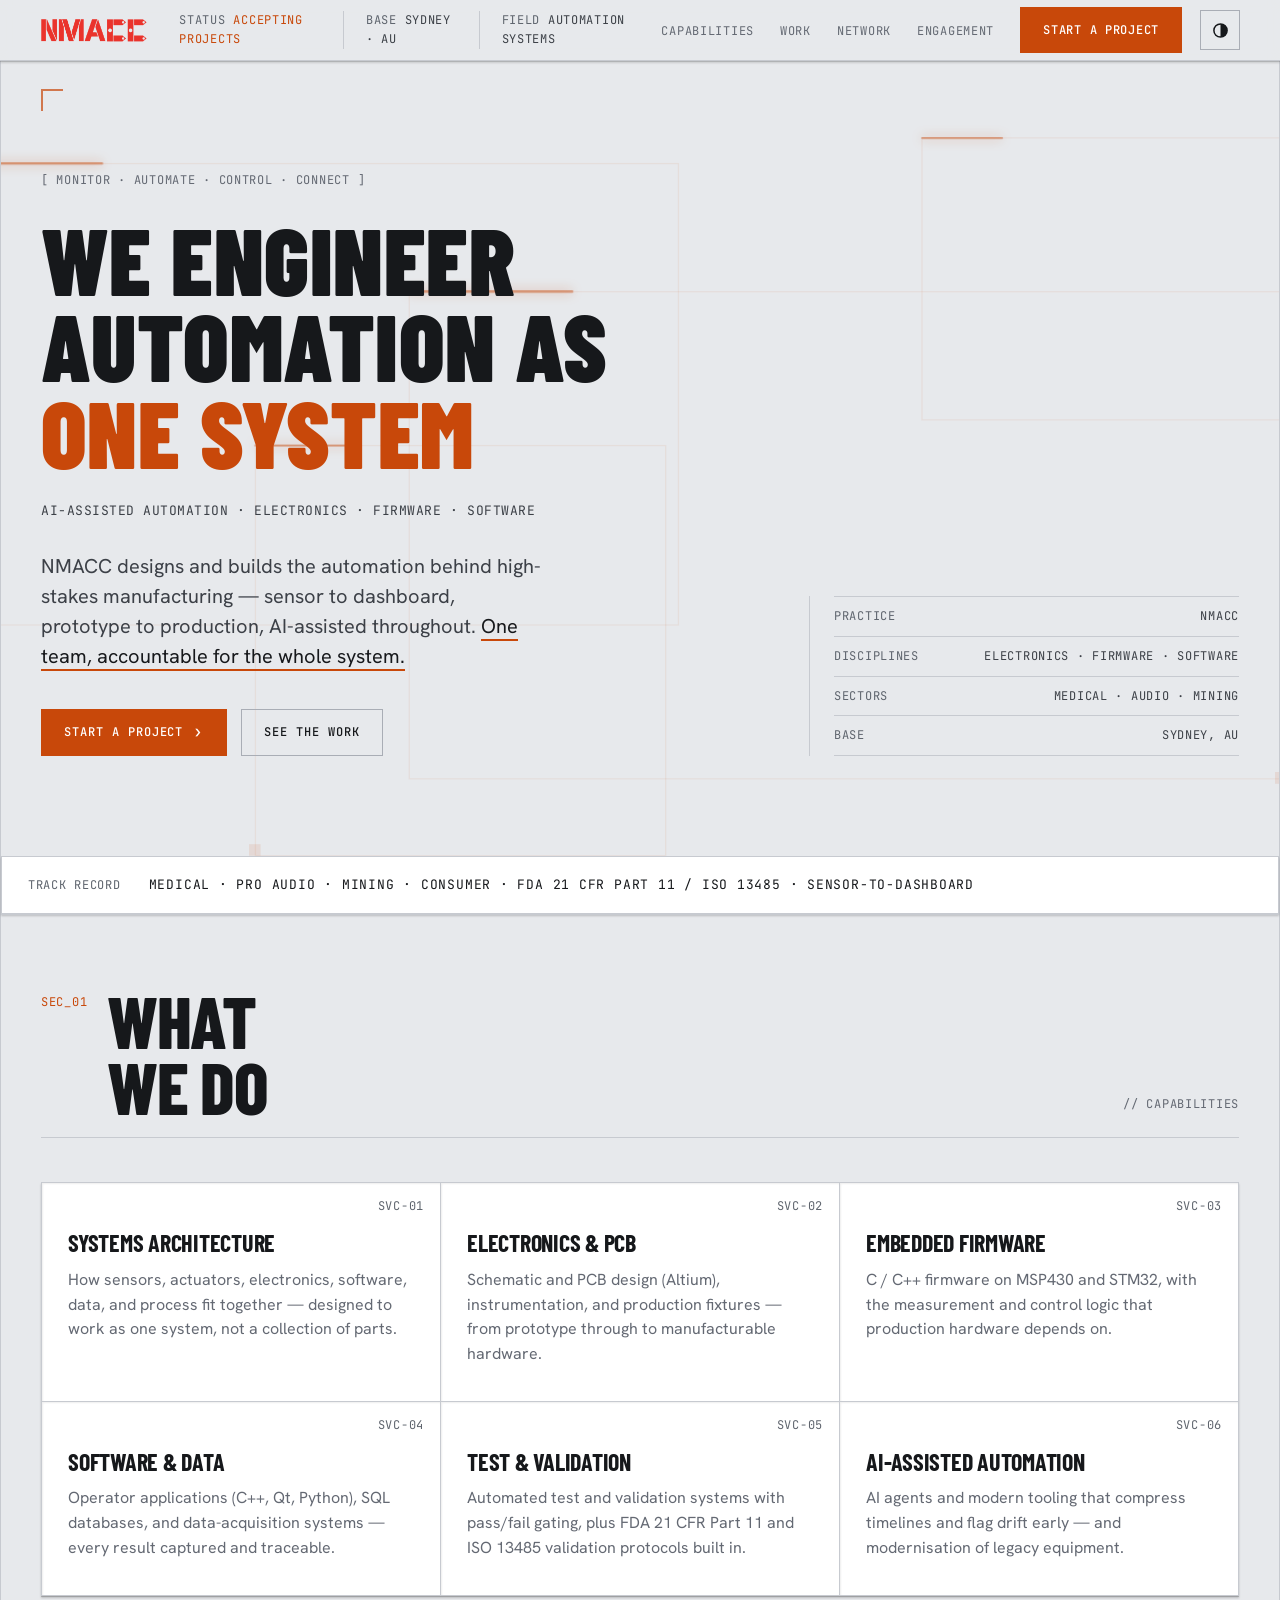
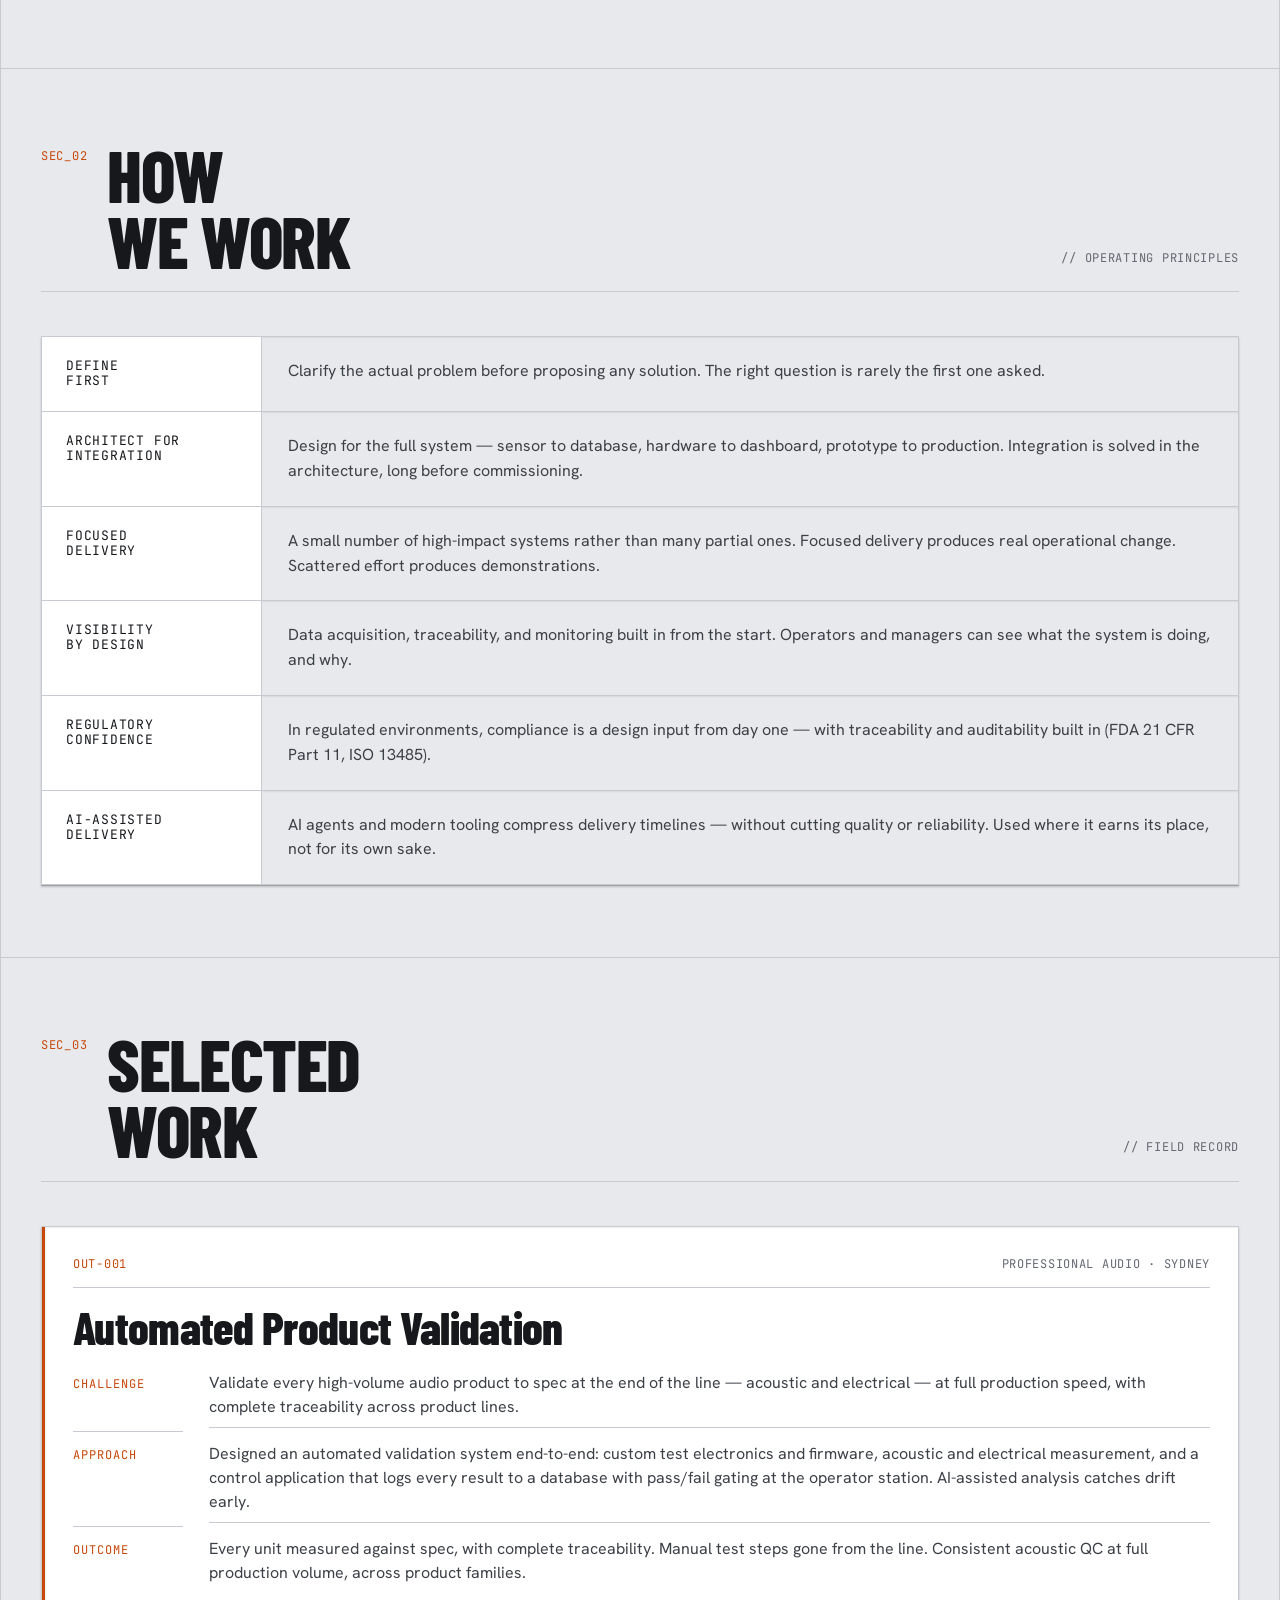
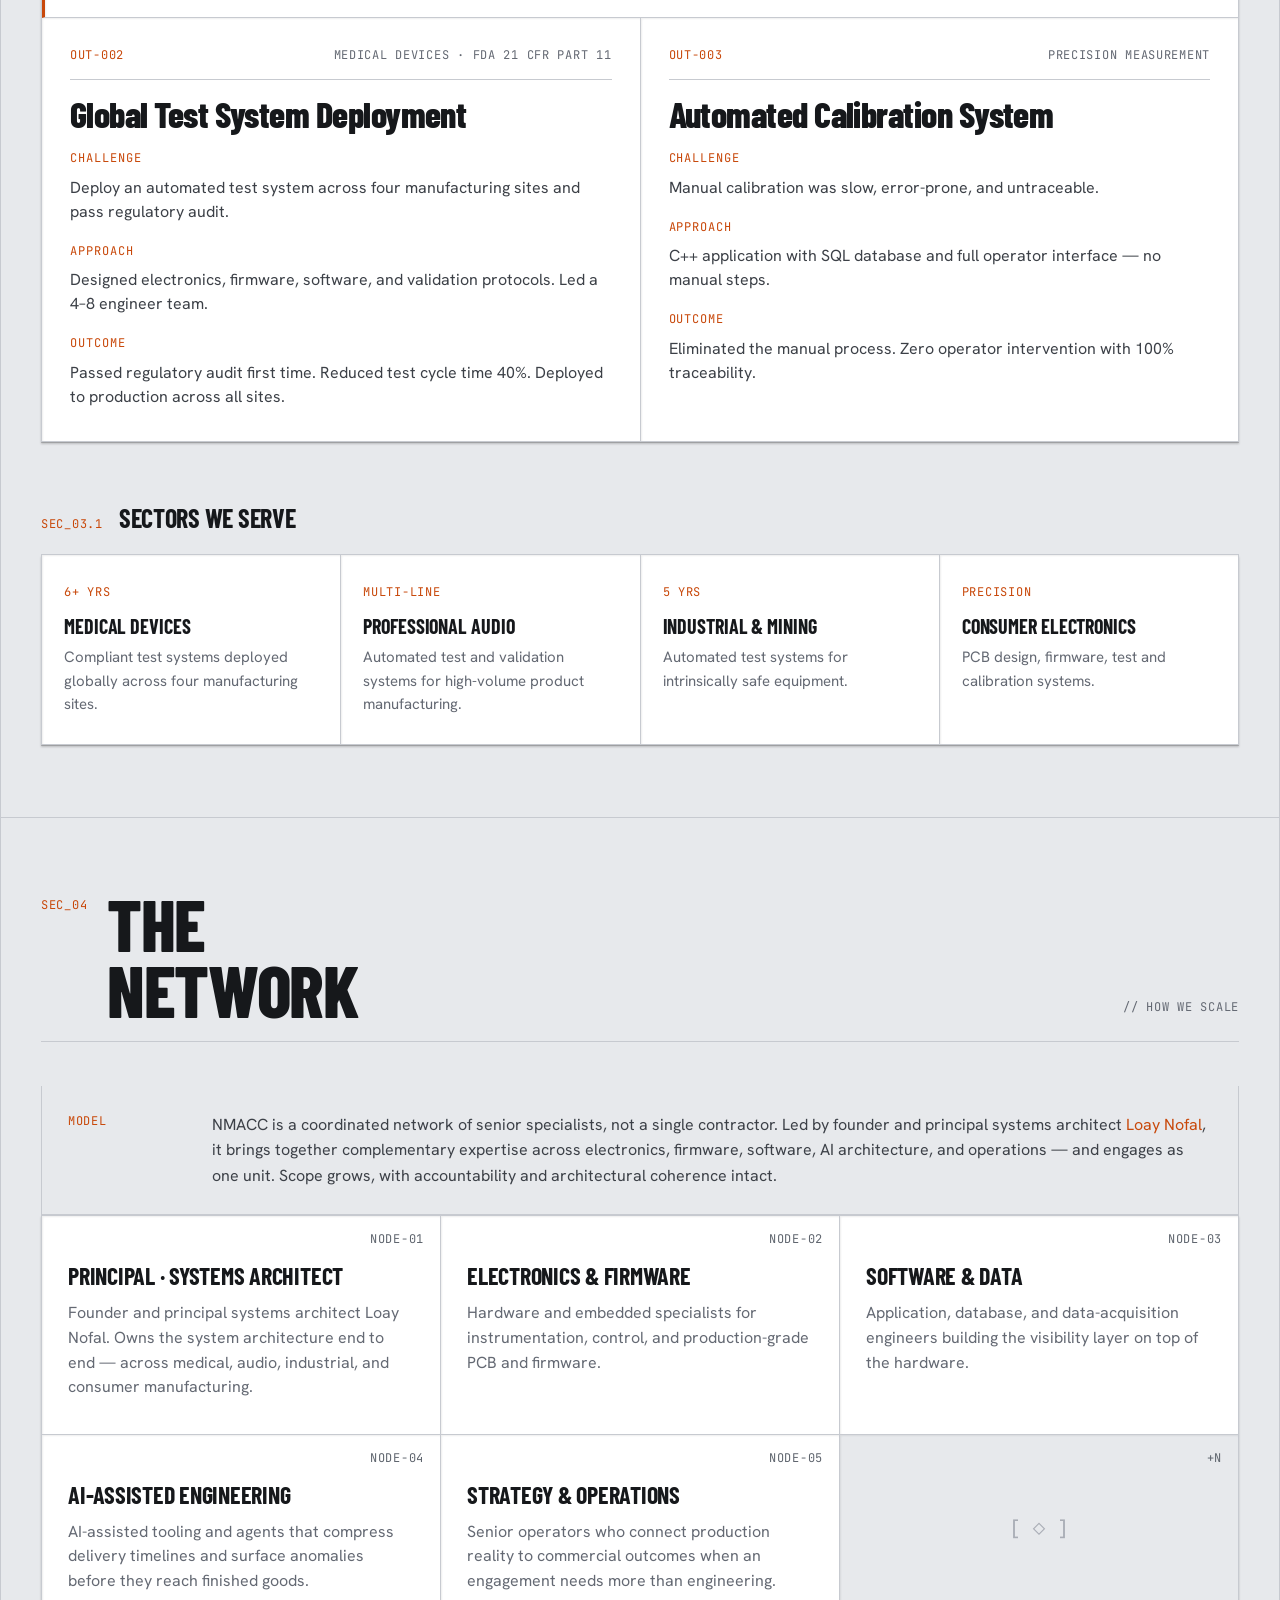
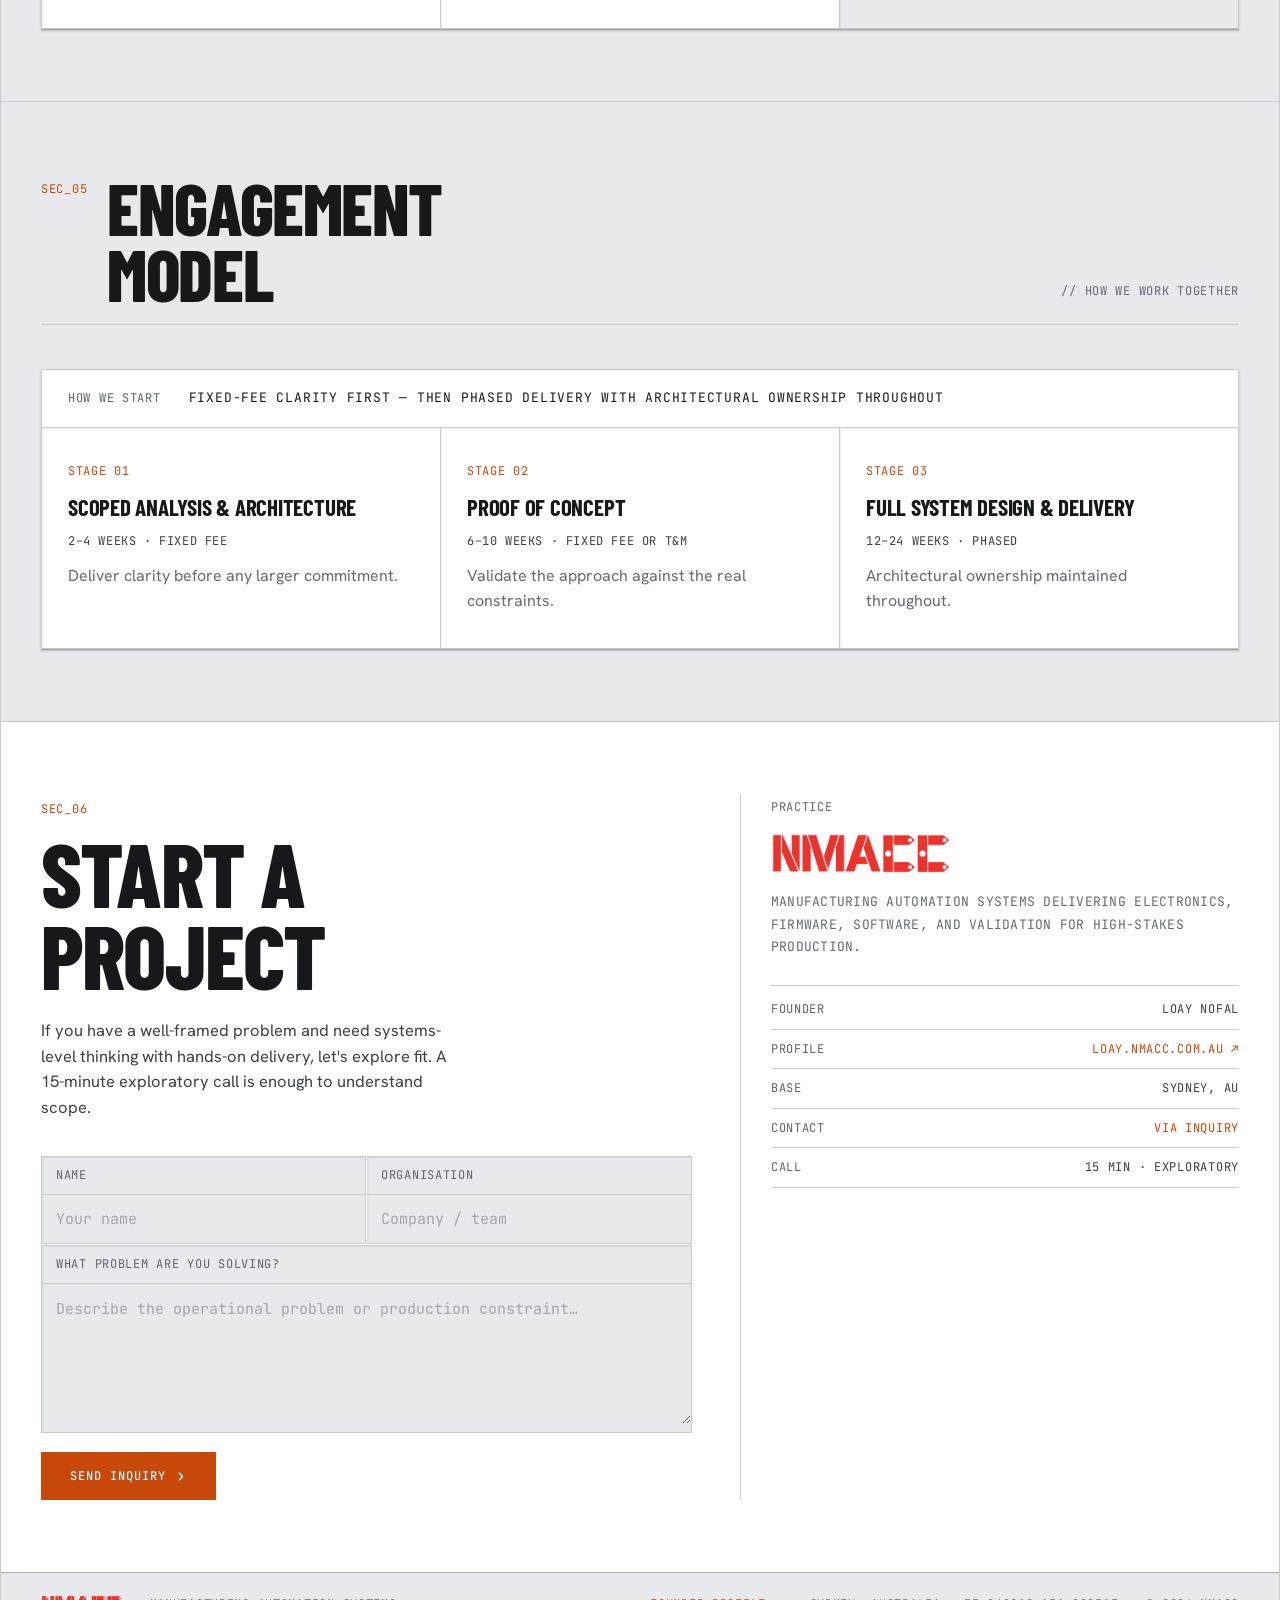
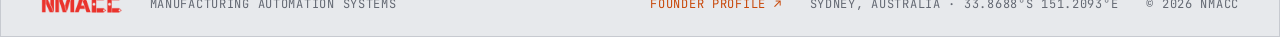
<file: index.html>
<!DOCTYPE html>
<html lang="en">
<head>
  <meta charset="UTF-8" />
  <meta name="viewport" content="width=device-width, initial-scale=1.0" />
  <title>NMACC — Manufacturing Automation Systems</title>
  <meta name="description" content="NMACC designs and builds manufacturing automation as one system — electronics, firmware, software, AI-assisted automation, and test &amp; validation — for high-stakes production. Sydney, Australia." />

  <script>
    (function () { try { var t = localStorage.getItem('theme'); document.documentElement.setAttribute('data-theme', t === 'dark' ? 'dark' : 'light'); } catch (e) { document.documentElement.setAttribute('data-theme', 'light'); } })();
  </script>

  <meta name="theme-color" content="#e7e9ec" />
  <link rel="canonical" href="https://nmacc.com.au/" />

  <!-- Open Graph -->
  <meta property="og:type" content="website" />
  <meta property="og:site_name" content="NMACC" />
  <meta property="og:url" content="https://nmacc.com.au/" />
  <meta property="og:title" content="NMACC — Manufacturing Automation Systems" />
  <meta property="og:description" content="We engineer manufacturing automation as one system — electronics, firmware, software, AI-assisted automation, and validation — for high-stakes production. Sydney, Australia." />
  <meta property="og:image" content="https://nmacc.com.au/assets/og-image.png" />
  <meta property="og:image:secure_url" content="https://nmacc.com.au/assets/og-image.png" />
  <meta property="og:image:type" content="image/png" />
  <meta property="og:image:width" content="1200" />
  <meta property="og:image:height" content="630" />
  <meta property="og:image:alt" content="NMACC — Manufacturing Automation Systems" />
  <meta property="og:locale" content="en_AU" />

  <!-- Twitter -->
  <meta name="twitter:card" content="summary_large_image" />
  <meta name="twitter:title" content="NMACC — Manufacturing Automation Systems" />
  <meta name="twitter:description" content="We engineer manufacturing automation as one system. Sydney, Australia." />
  <meta name="twitter:image" content="https://nmacc.com.au/assets/og-image.png" />
  <meta name="twitter:image:alt" content="NMACC — Manufacturing Automation Systems" />

  <!-- Fonts -->
  <link rel="preconnect" href="https://fonts.googleapis.com" />
  <link rel="preconnect" href="https://fonts.gstatic.com" crossorigin />
  <link href="https://fonts.googleapis.com/css2?family=Barlow+Condensed:wght@600;700;800;900&family=Hanken+Grotesk:wght@400;500;600;700&family=JetBrains+Mono:wght@400;500;700&display=swap" rel="stylesheet" />

  <link rel="stylesheet" href="css/main.css" />
  <link rel="icon" type="image/png" href="assets/favicon.png" />
</head>
<body>
  <a class="skip-link" href="#main">Skip to content</a>

  <!-- ================= HEADER ================= -->
  <header class="site-header" id="top">
    <div class="header-inner">
      <a href="#top" class="wordmark"><img src="assets/nmacc-logo.png" alt="NMACC" /></a>
      <div class="header-telemetry" aria-hidden="true">
        <span class="tlm"><span class="tlm-key">STATUS</span> <span class="tlm-val red">ACCEPTING PROJECTS</span></span>
        <span class="tlm sep"><span class="tlm-key">BASE</span> <span class="tlm-val">SYDNEY · AU</span></span>
        <span class="tlm sep"><span class="tlm-key">FIELD</span> <span class="tlm-val">AUTOMATION SYSTEMS</span></span>
      </div>
      <nav class="header-nav" aria-label="Primary">
        <button class="nav-toggle" aria-expanded="false" aria-controls="nav-links" aria-label="Toggle navigation">
          <span></span><span></span><span></span>
        </button>
        <ul class="nav-links" id="nav-links">
          <li><a href="#capabilities">CAPABILITIES</a></li>
          <li><a href="#work">WORK</a></li>
          <li><a href="#network">NETWORK</a></li>
          <li><a href="#engagement">ENGAGEMENT</a></li>
          <li><a class="btn btn-primary nav-cta" href="#contact">START A PROJECT</a></li>
        </ul>
        <button class="theme-toggle" id="theme-toggle" type="button" aria-label="Switch color theme" aria-pressed="false" title="Switch color theme">
          <svg viewBox="0 0 18 18" width="17" height="17" aria-hidden="true">
            <circle cx="9" cy="9" r="7" fill="none" stroke="currentColor" stroke-width="1.6" />
            <path d="M9 2 A7 7 0 0 1 9 16 Z" fill="currentColor" />
          </svg>
        </button>
      </nav>
    </div>
  </header>

  <main id="main">

    <!-- ================= HERO ================= -->
    <section class="hero" aria-labelledby="hero-title">
      <div class="hero-viz" aria-hidden="true">
        <svg viewBox="0 0 1200 620" preserveAspectRatio="xMidYMid slice">
          <g class="viz-base">
            <rect x="70" y="80" width="560" height="360" />
            <rect x="420" y="180" width="680" height="380" />
            <rect x="300" y="300" width="320" height="320" />
            <rect x="820" y="60" width="300" height="220" />
          </g>
          <g class="viz-active">
            <rect x="70" y="80" width="560" height="360" pathLength="100" style="animation-delay:0s" />
            <rect x="420" y="180" width="680" height="380" pathLength="100" style="animation-delay:2s" />
            <rect x="300" y="300" width="320" height="320" pathLength="100" style="animation-delay:4s" />
            <rect x="820" y="60" width="300" height="220" pathLength="100" style="animation-delay:6s" />
          </g>
          <g class="viz-nodes">
            <rect x="65" y="75" width="9" height="9" />
            <rect x="1095" y="555" width="9" height="9" />
            <rect x="295" y="611" width="9" height="9" />
            <rect x="1115" y="55" width="9" height="9" />
          </g>
        </svg>
      </div>
      <div class="hero-grid">
        <div class="hero-main">
          <p class="eyebrow">[ MONITOR · AUTOMATE · CONTROL · CONNECT ]</p>
          <h1 id="hero-title" class="display">
            WE ENGINEER<br />AUTOMATION AS<br /><span class="red">ONE SYSTEM</span>
          </h1>
          <p class="hero-sub">AI-Assisted Automation · Electronics · Firmware · Software</p>
          <p class="hero-hook">
            NMACC designs and builds the automation behind high-stakes
            manufacturing — sensor to dashboard, prototype to production,
            AI-assisted throughout.
            <span class="hl">One team, accountable for the whole system.</span>
          </p>
          <div class="hero-cta">
            <a class="btn btn-primary" href="#contact">START A PROJECT <span class="arr">&rsaquo;</span></a>
            <a class="btn btn-ghost" href="#work">SEE THE WORK</a>
          </div>
        </div>

        <aside class="hero-side" aria-label="Practice reference">
          <div class="hero-spec">
            <div class="spec-line"><span class="spec-k">PRACTICE</span><span class="spec-v">NMACC</span></div>
            <div class="spec-line"><span class="spec-k">DISCIPLINES</span><span class="spec-v">ELECTRONICS · FIRMWARE · SOFTWARE</span></div>
            <div class="spec-line"><span class="spec-k">SECTORS</span><span class="spec-v">MEDICAL · AUDIO · MINING</span></div>
            <div class="spec-line"><span class="spec-k">BASE</span><span class="spec-v">SYDNEY, AU</span></div>
          </div>
        </aside>
      </div>
    </section>

    <!-- ================= CREDIBILITY STRIP ================= -->
    <div class="capacity-bar" role="presentation">
      <span class="cap-k">TRACK RECORD</span>
      <span class="cap-v">MEDICAL · PRO AUDIO · MINING · CONSUMER · FDA 21 CFR PART 11 / ISO 13485 · SENSOR-TO-DASHBOARD</span>
    </div>

    <!-- ================= CAPABILITIES ================= -->
    <section class="section" id="capabilities" aria-labelledby="cap-title">
      <div class="section-head">
        <span class="sec-index">SEC_01</span>
        <h2 class="section-title" id="cap-title">WHAT<br />WE DO</h2>
        <span class="sec-tag">// CAPABILITIES</span>
      </div>
      <div class="module-grid">
        <article class="module" tabindex="0">
          <span class="module-id">SVC-01</span>
          <h3 class="module-title">SYSTEMS ARCHITECTURE</h3>
          <p>How sensors, actuators, electronics, software, data, and process fit together — designed to work as one system, not a collection of parts.</p>
        </article>
        <article class="module" tabindex="0">
          <span class="module-id">SVC-02</span>
          <h3 class="module-title">ELECTRONICS &amp; PCB</h3>
          <p>Schematic and PCB design (Altium), instrumentation, and production fixtures — from prototype through to manufacturable hardware.</p>
        </article>
        <article class="module" tabindex="0">
          <span class="module-id">SVC-03</span>
          <h3 class="module-title">EMBEDDED FIRMWARE</h3>
          <p>C / C++ firmware on MSP430 and STM32, with the measurement and control logic that production hardware depends on.</p>
        </article>
        <article class="module" tabindex="0">
          <span class="module-id">SVC-04</span>
          <h3 class="module-title">SOFTWARE &amp; DATA</h3>
          <p>Operator applications (C++, Qt, Python), SQL databases, and data-acquisition systems — every result captured and traceable.</p>
        </article>
        <article class="module" tabindex="0">
          <span class="module-id">SVC-05</span>
          <h3 class="module-title">TEST &amp; VALIDATION</h3>
          <p>Automated test and validation systems with pass/fail gating, plus FDA 21 CFR Part 11 and ISO 13485 validation protocols built in.</p>
        </article>
        <article class="module" tabindex="0">
          <span class="module-id">SVC-06</span>
          <h3 class="module-title">AI-ASSISTED AUTOMATION</h3>
          <p>AI agents and modern tooling that compress timelines and flag drift early — and modernisation of legacy equipment.</p>
        </article>
      </div>
    </section>

    <!-- ================= HOW WE WORK ================= -->
    <section class="section" id="approach" aria-labelledby="approach-title">
      <div class="section-head">
        <span class="sec-index">SEC_02</span>
        <h2 class="section-title" id="approach-title">HOW<br />WE WORK</h2>
        <span class="sec-tag">// OPERATING PRINCIPLES</span>
      </div>
      <div class="spec-sheet">
        <div class="spec-row">
          <div class="spec-row-k">DEFINE<br />FIRST</div>
          <div class="spec-row-v">Clarify the actual problem before proposing any solution. The right question is rarely the first one asked.</div>
        </div>
        <div class="spec-row">
          <div class="spec-row-k">ARCHITECT FOR<br />INTEGRATION</div>
          <div class="spec-row-v">Design for the full system — sensor to database, hardware to dashboard, prototype to production. Integration is solved in the architecture, long before commissioning.</div>
        </div>
        <div class="spec-row">
          <div class="spec-row-k">FOCUSED<br />DELIVERY</div>
          <div class="spec-row-v">A small number of high-impact systems rather than many partial ones. Focused delivery produces real operational change. Scattered effort produces demonstrations.</div>
        </div>
        <div class="spec-row">
          <div class="spec-row-k">VISIBILITY<br />BY DESIGN</div>
          <div class="spec-row-v">Data acquisition, traceability, and monitoring built in from the start. Operators and managers can see what the system is doing, and why.</div>
        </div>
        <div class="spec-row">
          <div class="spec-row-k">REGULATORY<br />CONFIDENCE</div>
          <div class="spec-row-v">In regulated environments, compliance is a design input from day one — with traceability and auditability built in (FDA 21 CFR Part 11, ISO 13485).</div>
        </div>
        <div class="spec-row">
          <div class="spec-row-k">AI-ASSISTED<br />DELIVERY</div>
          <div class="spec-row-v">AI agents and modern tooling compress delivery timelines — without cutting quality or reliability. Used where it earns its place, not for its own sake.</div>
        </div>
      </div>
    </section>

    <!-- ================= SELECTED WORK ================= -->
    <section class="section" id="work" aria-labelledby="work-title">
      <div class="section-head">
        <span class="sec-index">SEC_03</span>
        <h2 class="section-title" id="work-title">SELECTED<br />WORK</h2>
        <span class="sec-tag">// FIELD RECORD</span>
      </div>
      <div class="outcomes">
        <article class="outcome featured" tabindex="0">
          <header class="outcome-head">
            <span class="outcome-id">OUT-001</span>
            <span class="outcome-sector">PROFESSIONAL AUDIO · SYDNEY</span>
          </header>
          <h3 class="outcome-title">Automated Product Validation</h3>
          <dl class="outcome-cap">
            <dt>CHALLENGE</dt>
            <dd>Validate every high-volume audio product to spec at the end of the line — acoustic and electrical — at full production speed, with complete traceability across product lines.</dd>
            <dt>APPROACH</dt>
            <dd>Designed an automated validation system end-to-end: custom test electronics and firmware, acoustic and electrical measurement, and a control application that logs every result to a database with pass/fail gating at the operator station. AI-assisted analysis catches drift early.</dd>
            <dt>OUTCOME</dt>
            <dd>Every unit measured against spec, with complete traceability. Manual test steps gone from the line. Consistent acoustic QC at full production volume, across product families.</dd>
          </dl>
        </article>

        <article class="outcome" tabindex="0">
          <header class="outcome-head">
            <span class="outcome-id">OUT-002</span>
            <span class="outcome-sector">MEDICAL DEVICES · FDA 21 CFR PART 11</span>
          </header>
          <h3 class="outcome-title">Global Test System Deployment</h3>
          <dl class="outcome-cap">
            <dt>CHALLENGE</dt>
            <dd>Deploy an automated test system across four manufacturing sites and pass regulatory audit.</dd>
            <dt>APPROACH</dt>
            <dd>Designed electronics, firmware, software, and validation protocols. Led a 4–8 engineer team.</dd>
            <dt>OUTCOME</dt>
            <dd>Passed regulatory audit first time. Reduced test cycle time 40%. Deployed to production across all sites.</dd>
          </dl>
        </article>

        <article class="outcome" tabindex="0">
          <header class="outcome-head">
            <span class="outcome-id">OUT-003</span>
            <span class="outcome-sector">PRECISION MEASUREMENT</span>
          </header>
          <h3 class="outcome-title">Automated Calibration System</h3>
          <dl class="outcome-cap">
            <dt>CHALLENGE</dt>
            <dd>Manual calibration was slow, error-prone, and untraceable.</dd>
            <dt>APPROACH</dt>
            <dd>C++ application with SQL database and full operator interface — no manual steps.</dd>
            <dt>OUTCOME</dt>
            <dd>Eliminated the manual process. Zero operator intervention with 100% traceability.</dd>
          </dl>
        </article>
      </div>

      <!-- Sectors -->
      <div class="industry">
        <div class="industry-head"><span class="sec-index">SEC_03.1</span><h3 class="industry-title">SECTORS WE SERVE</h3></div>
        <div class="industry-grid">
          <div class="industry-cell">
            <span class="ind-yrs">6+ YRS</span>
            <h4>MEDICAL DEVICES</h4>
            <p>Compliant test systems deployed globally across four manufacturing sites.</p>
          </div>
          <div class="industry-cell">
            <span class="ind-yrs">MULTI-LINE</span>
            <h4>PROFESSIONAL AUDIO</h4>
            <p>Automated test and validation systems for high-volume product manufacturing.</p>
          </div>
          <div class="industry-cell">
            <span class="ind-yrs">5 YRS</span>
            <h4>INDUSTRIAL &amp; MINING</h4>
            <p>Automated test systems for intrinsically safe equipment.</p>
          </div>
          <div class="industry-cell">
            <span class="ind-yrs">PRECISION</span>
            <h4>CONSUMER ELECTRONICS</h4>
            <p>PCB design, firmware, test and calibration systems.</p>
          </div>
        </div>
      </div>
    </section>

    <!-- ================= THE NETWORK ================= -->
    <section class="section" id="network" aria-labelledby="network-title">
      <div class="section-head">
        <span class="sec-index">SEC_04</span>
        <h2 class="section-title" id="network-title">THE<br />NETWORK</h2>
        <span class="sec-tag">// HOW WE SCALE</span>
      </div>

      <div class="network-note">
        <span class="net-label">MODEL</span>
        <p>
          NMACC is a coordinated network of senior specialists, not a single
          contractor. Led by founder and principal systems architect
          <a class="inline-link" href="https://loay.nmacc.com.au" target="_blank" rel="noopener">Loay Nofal</a>,
          it brings together complementary expertise across electronics, firmware,
          software, AI architecture, and operations — and engages as one unit. Scope
          grows, with accountability and architectural coherence intact.
        </p>
      </div>

      <div class="module-grid">
        <article class="module" tabindex="0">
          <span class="module-id">NODE-01</span>
          <h3 class="module-title">PRINCIPAL · SYSTEMS ARCHITECT</h3>
          <p>Founder and principal systems architect Loay Nofal. Owns the system architecture end to end — across medical, audio, industrial, and consumer manufacturing.</p>
        </article>
        <article class="module" tabindex="0">
          <span class="module-id">NODE-02</span>
          <h3 class="module-title">ELECTRONICS &amp; FIRMWARE</h3>
          <p>Hardware and embedded specialists for instrumentation, control, and production-grade PCB and firmware.</p>
        </article>
        <article class="module" tabindex="0">
          <span class="module-id">NODE-03</span>
          <h3 class="module-title">SOFTWARE &amp; DATA</h3>
          <p>Application, database, and data-acquisition engineers building the visibility layer on top of the hardware.</p>
        </article>
        <article class="module" tabindex="0">
          <span class="module-id">NODE-04</span>
          <h3 class="module-title">AI-ASSISTED ENGINEERING</h3>
          <p>AI-assisted tooling and agents that compress delivery timelines and surface anomalies before they reach finished goods.</p>
        </article>
        <article class="module" tabindex="0">
          <span class="module-id">NODE-05</span>
          <h3 class="module-title">STRATEGY &amp; OPERATIONS</h3>
          <p>Senior operators who connect production reality to commercial outcomes when an engagement needs more than engineering.</p>
        </article>
        <div class="module module-ghost" aria-hidden="true">
          <span class="module-id">+N</span>
          <div class="ghost-mark">[ ◇ ]</div>
        </div>
      </div>
    </section>

    <!-- ================= ENGAGEMENT ================= -->
    <section class="section" id="engagement" aria-labelledby="engagement-title">
      <div class="section-head">
        <span class="sec-index">SEC_05</span>
        <h2 class="section-title" id="engagement-title">ENGAGEMENT<br />MODEL</h2>
        <span class="sec-tag">// HOW WE WORK TOGETHER</span>
      </div>

      <div class="capacity-bar">
        <span class="cap-k">HOW WE START</span>
        <span class="cap-v">FIXED-FEE CLARITY FIRST — THEN PHASED DELIVERY WITH ARCHITECTURAL OWNERSHIP THROUGHOUT</span>
      </div>

      <div class="engage-grid">
        <article class="engage-card" tabindex="0">
          <span class="engage-stage">STAGE 01</span>
          <h3>SCOPED ANALYSIS &amp; ARCHITECTURE</h3>
          <p class="engage-term">2–4 WEEKS · FIXED FEE</p>
          <p>Deliver clarity before any larger commitment.</p>
        </article>
        <article class="engage-card" tabindex="0">
          <span class="engage-stage">STAGE 02</span>
          <h3>PROOF OF CONCEPT</h3>
          <p class="engage-term">6–10 WEEKS · FIXED FEE OR T&amp;M</p>
          <p>Validate the approach against the real constraints.</p>
        </article>
        <article class="engage-card" tabindex="0">
          <span class="engage-stage">STAGE 03</span>
          <h3>FULL SYSTEM DESIGN &amp; DELIVERY</h3>
          <p class="engage-term">12–24 WEEKS · PHASED</p>
          <p>Architectural ownership maintained throughout.</p>
        </article>
      </div>
    </section>

    <!-- ================= CONTACT ================= -->
    <section class="section contact" id="contact" aria-labelledby="contact-title">
      <div class="contact-grid">
        <div class="contact-form-wrap">
          <span class="sec-index">SEC_06</span>
          <h2 class="section-title" id="contact-title">START A<br />PROJECT</h2>
          <p class="contact-intro">
            If you have a well-framed problem and need systems-level thinking with
            hands-on delivery, let's explore fit. A 15-minute exploratory call is
            enough to understand scope.
          </p>

          <!-- Formspree-ready: replace action with your endpoint, e.g.
               action="https://formspree.io/f/yourFormID" method="POST" -->
          <form class="inquiry-form" id="inquiry-form" action="" method="POST" novalidate>
            <div class="field-row">
              <div class="field">
                <label for="f-name">NAME</label>
                <input type="text" id="f-name" name="name" autocomplete="name" placeholder="Your name" required />
              </div>
              <div class="field">
                <label for="f-company">ORGANISATION</label>
                <input type="text" id="f-company" name="company" autocomplete="organization" placeholder="Company / team" />
              </div>
            </div>
            <div class="field">
              <label for="f-problem">WHAT PROBLEM ARE YOU SOLVING?</label>
              <textarea id="f-problem" name="problem" rows="5" placeholder="Describe the operational problem or production constraint…" required></textarea>
            </div>
            <div class="form-foot">
              <button type="submit" class="btn btn-primary btn-submit">
                SEND INQUIRY <span class="arr">&rsaquo;</span>
              </button>
              <p class="form-note" id="form-note" role="status" aria-live="polite"></p>
            </div>
          </form>
        </div>

        <aside class="contact-side" aria-label="Practice">
          <span class="side-tag">PRACTICE</span>
          <p class="side-name"><img src="assets/nmacc-logo.png" alt="NMACC" /></p>
          <p class="side-role">MANUFACTURING AUTOMATION SYSTEMS DELIVERING ELECTRONICS, FIRMWARE, SOFTWARE, AND VALIDATION FOR HIGH-STAKES PRODUCTION.</p>
          <div class="side-divider"></div>
          <div class="spec-line"><span class="spec-k">FOUNDER</span><span class="spec-v">LOAY NOFAL</span></div>
          <div class="spec-line"><span class="spec-k">PROFILE</span><span class="spec-v"><a class="inline-link" href="https://loay.nmacc.com.au" target="_blank" rel="noopener">LOAY.NMACC.COM.AU ↗</a></span></div>
          <div class="spec-line"><span class="spec-k">BASE</span><span class="spec-v">SYDNEY, AU</span></div>
          <div class="spec-line"><span class="spec-k">CONTACT</span><span class="spec-v red">VIA INQUIRY</span></div>
          <div class="spec-line"><span class="spec-k">CALL</span><span class="spec-v">15 MIN · EXPLORATORY</span></div>
        </aside>
      </div>
    </section>

  </main>

  <!-- ================= FOOTER ================= -->
  <footer class="site-footer">
    <div class="footer-inner">
      <img class="foot-mark" src="assets/nmacc-logo.png" alt="NMACC" />
      <span class="foot-meta">MANUFACTURING AUTOMATION SYSTEMS</span>
      <span class="foot-meta"><a class="inline-link" href="https://loay.nmacc.com.au" target="_blank" rel="noopener">FOUNDER PROFILE ↗</a></span>
      <span class="foot-meta">SYDNEY, AUSTRALIA · 33.8688°S 151.2093°E</span>
      <span class="foot-meta">© <span id="year">2026</span> NMACC</span>
    </div>
  </footer>

  <script src="js/main.js" defer></script>
</body>
</html>
</file>
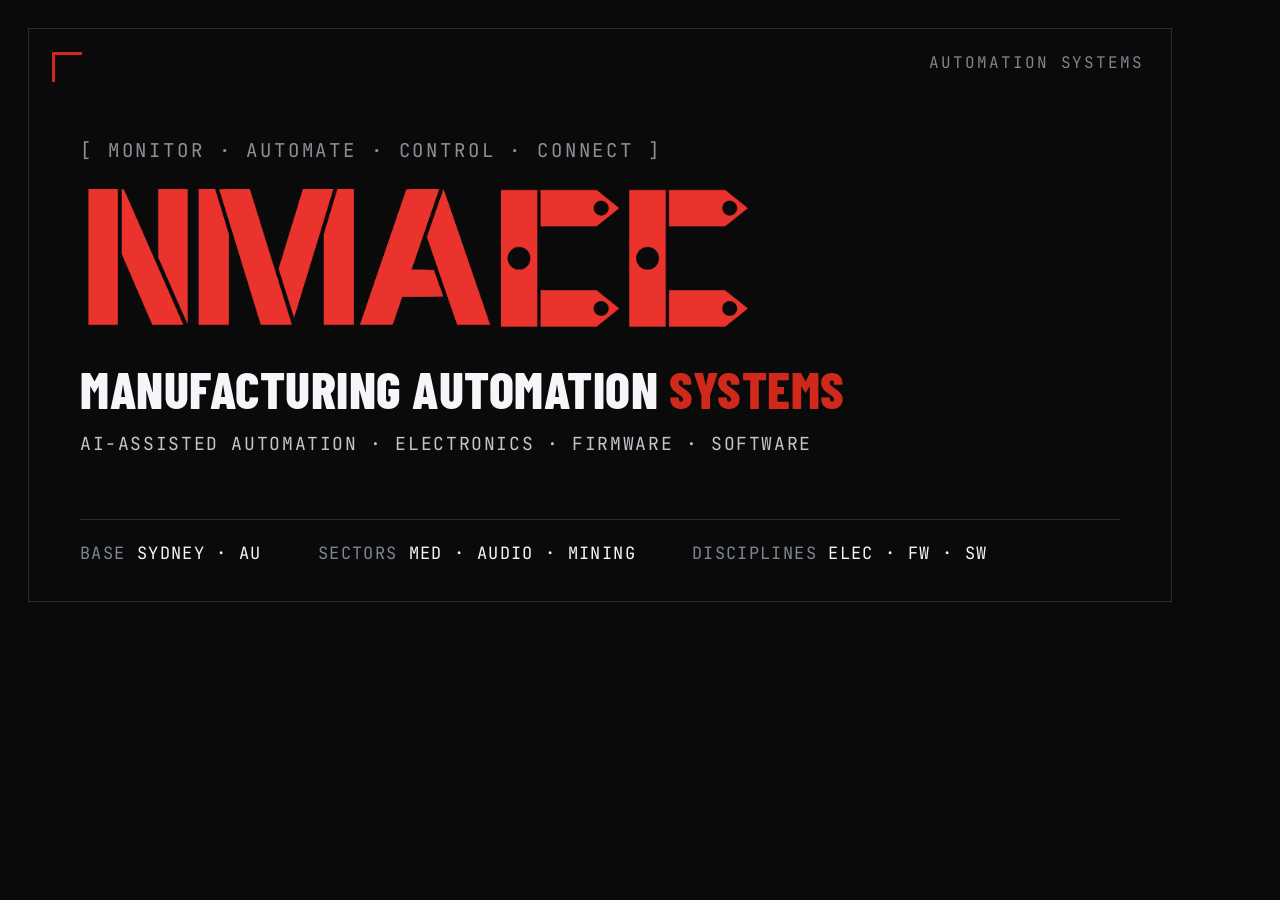
<file: assets/og-image.html>
<!DOCTYPE html>
<html lang="en">
<head>
  <meta charset="UTF-8" />
  <!-- Source for assets/og-image.png. Rendered at 1200x630 via headless Chrome. -->
  <link rel="preconnect" href="https://fonts.googleapis.com" />
  <link rel="preconnect" href="https://fonts.gstatic.com" crossorigin />
  <link href="https://fonts.googleapis.com/css2?family=Barlow+Condensed:wght@700;800;900&family=JetBrains+Mono:wght@500;700&display=swap" rel="stylesheet" />
  <style>
    * { margin: 0; padding: 0; box-sizing: border-box; }
    html, body { width: 1200px; height: 630px; }
    body {
      background: #0a0a0a;
      color: #f4f6fa;
      overflow: hidden;
      position: relative;
      font-family: "JetBrains Mono", monospace;
    }
    .frame { position: absolute; inset: 28px; border: 1px solid #2a2c30; }
    .crosshair {
      position: absolute; top: 52px; left: 52px;
      width: 30px; height: 30px;
      border-left: 3px solid #d0291c;
      border-top: 3px solid #d0291c;
    }
    .tag {
      position: absolute; top: 52px; right: 56px;
      font-size: 16px; letter-spacing: 0.12em; color: #7d8590;
      text-transform: uppercase;
    }
    .content { position: absolute; left: 80px; right: 80px; top: 138px; }
    .eyebrow {
      font-size: 19px; letter-spacing: 0.15em; color: #8b9097;
      text-transform: uppercase;
    }
    .name {
      font-family: "Barlow Condensed", sans-serif; font-weight: 900;
      font-size: 200px; line-height: 0.82; letter-spacing: 0.015em;
      text-transform: uppercase; margin-top: 18px;
      display: inline-flex; align-items: center;
    }
    .name img { height: 150px; width: auto; display: block; }
    .role {
      font-family: "Barlow Condensed", sans-serif; font-weight: 800;
      font-size: 52px; line-height: 1; letter-spacing: 0.01em;
      text-transform: uppercase; margin-top: 26px;
    }
    .role .r { color: #d0291c; }
    .sub {
      font-size: 18px; letter-spacing: 0.09em; color: #c2c6cd;
      text-transform: uppercase; margin-top: 18px;
    }
    .strip {
      position: absolute; left: 80px; right: 80px; bottom: 66px;
      border-top: 1px solid #2a2c30; padding-top: 22px;
      display: flex; gap: 56px;
      font-size: 17px; letter-spacing: 0.08em; text-transform: uppercase;
    }
    .strip .k { color: #7d8590; }
    .strip .v { color: #f4f6fa; }
    .strip .red { color: #d0291c; }
  </style>
</head>
<body>
  <div class="frame"></div>
  <div class="crosshair"></div>
  <div class="tag">AUTOMATION SYSTEMS</div>

  <div class="content">
    <div class="eyebrow">[ MONITOR · AUTOMATE · CONTROL · CONNECT ]</div>
    <div class="name"><img src="nmacc-logo.png" alt="NMACC" /></div>
    <div class="role">MANUFACTURING AUTOMATION <span class="r">SYSTEMS</span></div>
    <div class="sub">AI-Assisted Automation · Electronics · Firmware · Software</div>
  </div>

  <div class="strip">
    <span><span class="k">BASE</span> <span class="v">SYDNEY · AU</span></span>
    <span><span class="k">SECTORS</span> <span class="v">MED · AUDIO · MINING</span></span>
    <span><span class="k">DISCIPLINES</span> <span class="v">ELEC · FW · SW</span></span>
  </div>
</body>
</html>
</file>
<file: css/main.css>
/* ============================================================
   LOAY NOFAL — Manufacturing Systems Architect
   Modern Industrial High-Contrast · Dark · Brutalist grid
   ============================================================ */

/* ---------- Tokens ---------- */
:root {
  /* Surfaces (dark adaptation of the Stitch system) */
  --bg:            #0a0a0a;
  --panel:         #111213;
  --panel-2:       #17181a;
  --panel-3:       #1d1f22;

  /* Structural lines (steel) */
  --border:        #2a2c30;
  --border-bright: #3a3d42;

  /* Signal */
  --red:           #d0291c;
  --red-deep:      #ac0604;
  --red-bright:    #ff5343;

  /* Type */
  --text:          #f4f6fa;
  --text-mid:      #c2c6cd;
  --text-dim:      #8b9097;
  --label:         #7d8590;

  /* Chrome / themeable */
  --header-bg:     rgba(10, 10, 10, 0.86);
  --placeholder:   #54585e;
  --accent-rgb:    208, 41, 28;

  /* Fonts */
  --f-display: "Barlow Condensed", "Arial Narrow", sans-serif;
  --f-body:    "Hanken Grotesk", system-ui, -apple-system, sans-serif;
  --f-mono:    "JetBrains Mono", ui-monospace, "SF Mono", Menlo, monospace;

  /* Rhythm */
  --edge: 40px;
  --section-gap: 0px; /* sections divided by borders, not gaps */
  --maxw: 1320px;
}

/* ---------- Light theme (toggle) ---------- */
:root[data-theme="light"] {
  --bg:            #e7e9ec;
  --panel:         #ffffff;
  --panel-2:       #f4f5f7;
  --panel-3:       #ebedf0;

  --border:        #c7cad0;
  --border-bright: #a9adb5;

  --red:           #c8480a;
  --red-deep:      #a23a08;
  --red-bright:    #e8601a;

  --text:          #16181b;
  --text-mid:      #3c4047;
  --text-dim:      #646973;
  --label:         #5f656e;

  --header-bg:     rgba(231, 233, 236, 0.86);
  --placeholder:   #a2a6ad;
  --accent-rgb:    200, 72, 10;
}

/* Raised-sheet shadow — light theme only (dark stays flat) */
:root[data-theme="light"] .pullquote,
:root[data-theme="light"] .spec-sheet,
:root[data-theme="light"] .module-grid,
:root[data-theme="light"] .outcomes,
:root[data-theme="light"] .industry-grid,
:root[data-theme="light"] .engage-grid,
:root[data-theme="light"] .capacity-bar,
:root[data-theme="light"] .warn-panel {
  box-shadow: 0 1px 0 rgba(0,0,0,0.16), 0 2px 2px rgba(0,0,0,0.20);
}
:root[data-theme="light"] .site-header {
  box-shadow: 0 1px 0 rgba(0,0,0,0.12), 0 2px 2px rgba(0,0,0,0.14);
}

/* Inlaid / engraved inner lines (light theme) — grooves milled into the sheet */
:root[data-theme="light"] .spec-row,
:root[data-theme="light"] .module,
:root[data-theme="light"] .outcome,
:root[data-theme="light"] .industry-cell,
:root[data-theme="light"] .engage-card,
:root[data-theme="light"] .field {
  box-shadow: inset 1px 1px 2px rgba(0,0,0,0.07);
}

/* ---------- Reset ---------- */
*, *::before, *::after { box-sizing: border-box; }
html { -webkit-text-size-adjust: 100%; scroll-behavior: smooth; }
@media (prefers-reduced-motion: reduce) { html { scroll-behavior: auto; } }

body {
  margin: 0;
  background: var(--bg);
  color: var(--text);
  font-family: var(--f-body);
  font-size: 16px;
  line-height: 1.55;
  -webkit-font-smoothing: antialiased;
  text-rendering: optimizeLegibility;
  overflow-x: hidden;
}

img { max-width: 100%; display: block; }
a { color: inherit; text-decoration: none; }

/* Inline accent links (in body copy / spec rows / footer) */
.inline-link { color: var(--red); border-bottom: 1px solid transparent; transition: border-color 0.12s, color 0.12s; }
.inline-link:hover,
.inline-link:focus-visible { border-bottom-color: var(--red); }

::selection { background: var(--red); color: #fff; }

/* Visible focus — sharp red ring, matches the system */
:focus-visible {
  outline: 2px solid var(--red);
  outline-offset: 2px;
}

.skip-link {
  position: absolute;
  left: -9999px;
  top: 0;
  background: var(--red);
  color: #fff;
  padding: 10px 16px;
  font-family: var(--f-mono);
  font-size: 12px;
  letter-spacing: 0.08em;
  z-index: 200;
}
.skip-link:focus { left: 8px; top: 8px; }

/* ---------- Shared type ---------- */
.display,
.section-title,
.warn-title { font-family: var(--f-display); }

.red { color: var(--red); }
.hl  { color: var(--text); border-bottom: 2px solid var(--red); }

em { color: var(--text); font-style: normal; font-weight: 600; }

/* Mono labels everywhere */
.eyebrow, .sec-index, .sec-tag, .tlm, .spec-k, .spec-v, .module-id,
.outcome-id, .outcome-sector, .engage-stage, .engage-term, .warn-code,
.net-label, .side-tag, .ind-yrs, .cap-k, .cap-v, .foot-mark, .foot-meta,
.nav-links a, .field label, .form-note, .spec-row-k {
  font-family: var(--f-mono);
  letter-spacing: 0.06em;
  text-transform: uppercase;
}

/* ============================================================
   HEADER
   ============================================================ */
.site-header {
  position: sticky;
  top: 0;
  z-index: 100;
  background: var(--header-bg);
  backdrop-filter: blur(8px);
  border-bottom: 1px solid var(--border);
}
.header-inner {
  max-width: var(--maxw);
  margin: 0 auto;
  display: flex;
  align-items: center;
  gap: 24px;
  height: 60px;
  padding: 0 var(--edge);
}
.wordmark {
  flex-shrink: 0;
  display: inline-flex;
  align-items: center;
}
.wordmark img { height: 24px; width: auto; display: block; }
.header-telemetry {
  display: flex;
  align-items: center;
  gap: 22px;
  margin-left: 8px;
  flex: 1;
}
.tlm { font-size: 12px; color: var(--text-dim); }
.tlm-key { color: var(--label); }
.tlm-val { color: var(--text-mid); }
.tlm-val.red { color: var(--red); }
.tlm.sep { padding-left: 22px; border-left: 1px solid var(--border); }

.header-nav { display: flex; align-items: center; gap: 18px; }
.nav-links {
  display: flex;
  align-items: center;
  gap: 26px;
  list-style: none;
  margin: 0;
  padding: 0;
}
.nav-links a {
  font-size: 12px;
  color: var(--text-dim);
  transition: color 0.15s;
}
.nav-links a:hover { color: var(--text); }
.nav-cta { color: #fff !important; }

.nav-toggle {
  display: none;
  width: 40px; height: 40px;
  background: transparent;
  border: 1px solid var(--border-bright);
  cursor: pointer;
  flex-direction: column;
  justify-content: center;
  align-items: center;
  gap: 5px;
  padding: 0;
}
.nav-toggle span {
  display: block;
  width: 18px; height: 2px;
  background: var(--text);
  transition: transform 0.2s, opacity 0.2s;
}
.nav-toggle[aria-expanded="true"] span:nth-child(1) { transform: translateY(7px) rotate(45deg); }
.nav-toggle[aria-expanded="true"] span:nth-child(2) { opacity: 0; }
.nav-toggle[aria-expanded="true"] span:nth-child(3) { transform: translateY(-7px) rotate(-45deg); }

/* Theme toggle */
.theme-toggle {
  display: inline-flex;
  align-items: center;
  justify-content: center;
  width: 40px;
  height: 40px;
  flex-shrink: 0;
  padding: 0;
  background: transparent;
  border: 1px solid var(--border-bright);
  color: var(--text);
  cursor: pointer;
  transition: background 0.12s, color 0.12s, border-color 0.12s;
}
.theme-toggle:hover,
.theme-toggle:focus-visible { background: var(--red); color: #fff; border-color: var(--red); }
.theme-toggle svg { display: block; }

/* ============================================================
   BUTTONS
   ============================================================ */
.btn {
  display: inline-flex;
  align-items: center;
  gap: 10px;
  font-family: var(--f-mono);
  font-size: 12px;
  font-weight: 500;
  letter-spacing: 0.08em;
  text-transform: uppercase;
  padding: 13px 22px;
  border: 1px solid transparent;
  cursor: pointer;
  transition: background 0.12s, color 0.12s, border-color 0.12s;
  white-space: nowrap;
}
.btn .arr { font-size: 16px; line-height: 1; }
.btn-primary {
  background: var(--red);
  color: #fff;
  border-color: var(--red);
}
.btn-primary:hover { background: var(--red-deep); border-color: var(--red-deep); }
.btn-ghost {
  background: transparent;
  color: var(--text);
  border-color: var(--border-bright);
}
.btn-ghost:hover { background: var(--text); color: var(--bg); border-color: var(--text); }

/* ============================================================
   SECTION SCAFFOLD
   ============================================================ */
main { max-width: var(--maxw); margin: 0 auto; border-left: 1px solid var(--border); border-right: 1px solid var(--border); }

.section {
  padding: 72px var(--edge);
  border-top: 1px solid var(--border);
}
.section-head {
  display: grid;
  grid-template-columns: auto 1fr auto;
  align-items: end;
  gap: 20px;
  margin-bottom: 44px;
  padding-bottom: 18px;
  border-bottom: 1px solid var(--border);
}
.sec-index { font-size: 12px; color: var(--red); align-self: start; padding-top: 6px; }
.section-title {
  margin: 0;
  font-weight: 800;
  font-size: clamp(40px, 7vw, 72px);
  line-height: 0.92;
  letter-spacing: -0.02em;
  text-transform: uppercase;
}
.sec-tag { font-size: 12px; color: var(--text-dim); text-align: right; padding-bottom: 6px; }

/* ============================================================
   HERO
   ============================================================ */
.hero {
  padding: clamp(56px, 9vw, 110px) var(--edge) clamp(64px, 9vw, 100px);
  position: relative;
}
.hero::before {
  /* faint schematic crosshair top-left */
  content: "";
  position: absolute;
  top: 28px; left: var(--edge);
  width: 22px; height: 22px;
  border-left: 2px solid var(--red);
  border-top: 2px solid var(--red);
  opacity: 0.7;
}
.hero-grid {
  display: grid;
  grid-template-columns: minmax(0, 1fr) 430px;
  gap: 0;
  position: relative;
  z-index: 1;
}
.hero-main { padding-right: 40px; }
.eyebrow {
  font-size: 12px;
  color: var(--text-dim);
  margin: 0 0 26px;
}
.display {
  margin: 0;
  font-weight: 900;
  font-size: clamp(46px, 7.5vw, 94px);
  line-height: 0.92;
  letter-spacing: 0.005em;
  text-transform: uppercase;
}
.hero-sub {
  font-family: var(--f-mono);
  font-size: 13px;
  letter-spacing: 0.04em;
  color: var(--text-mid);
  margin: 26px 0 0;
  text-transform: uppercase;
}
.hero-hook {
  max-width: 46ch;
  font-size: clamp(17px, 2vw, 20px);
  line-height: 1.5;
  color: var(--text-mid);
  margin: 30px 0 0;
}
.hero-cta {
  display: flex;
  flex-wrap: wrap;
  gap: 14px;
  margin-top: 38px;
}

.hero-side {
  border-left: 1px solid var(--border);
  padding-left: 24px;
  align-self: end;
}

/* Large faint circuit behind the whole hero (entangled orthogonal rectangles) */
.hero-viz {
  position: absolute;
  inset: 0;
  z-index: 0;
  overflow: hidden;
  pointer-events: none;
}
.hero-viz svg { width: 100%; height: 100%; display: block; }
.viz-base rect { fill: none; stroke: var(--red); stroke-width: 1; opacity: 0.07; }
.viz-nodes rect { fill: var(--red); opacity: 0.10; }

/* a small light that traces each rectangle's perimeter as it passes */
.viz-active { filter: drop-shadow(0 0 4px var(--red)); }
.viz-active rect {
  fill: none;
  stroke: var(--red);
  stroke-width: 1.5;
  stroke-linecap: round;
  stroke-linejoin: round;
  stroke-dasharray: 6 94;
  stroke-dashoffset: 100;
  opacity: 0.5;
  animation: vizTrace 8s linear infinite;
}
@keyframes vizTrace {
  from { stroke-dashoffset: 100; }
  to   { stroke-dashoffset: 0; }
}
@media (prefers-reduced-motion: reduce) {
  .viz-active rect { animation: none; opacity: 0; }
}
.spec-line {
  display: flex;
  justify-content: space-between;
  gap: 12px;
  padding: 10px 0;
  border-bottom: 1px solid var(--border);
  font-size: 12px;
}
.spec-line:first-child { border-top: 1px solid var(--border); }
.spec-k { color: var(--label); }
.spec-v { color: var(--text-mid); text-align: right; }
.spec-v.red { color: var(--red); }

/* ============================================================
   APPROACH
   ============================================================ */
.approach-body {
  display: grid;
  grid-template-columns: minmax(0, 1.1fr) minmax(0, 1fr);
  gap: 48px;
  align-items: start;
}
.lead {
  margin: 0;
  font-size: clamp(17px, 1.7vw, 19px);
  line-height: 1.65;
  color: var(--text-mid);
}
.pullquote {
  margin: 0;
  padding: 28px 30px;
  background: var(--panel);
  border: 1px solid var(--border);
  border-left: 3px solid var(--red);
  font-family: var(--f-display);
  font-weight: 600;
  font-size: clamp(22px, 2.6vw, 30px);
  line-height: 1.18;
  letter-spacing: -0.01em;
  color: var(--text);
}

/* ============================================================
   SPEC SHEET (Where I fit + Capability)
   ============================================================ */
.spec-sheet { border: 1px solid var(--border); border-bottom: none; }
.spec-row {
  display: grid;
  grid-template-columns: 220px 1fr;
  border-bottom: 1px solid var(--border);
}
.spec-row-k {
  font-size: 13px;
  color: var(--text);
  padding: 22px 24px;
  border-right: 1px solid var(--border);
  background: var(--panel);
  line-height: 1.15;
  align-self: stretch;
}
.spec-row-v {
  padding: 22px 26px;
  color: var(--text-mid);
  font-size: 16px;
}
.spec-row:hover .spec-row-k { background: var(--red); color: #fff; }

.capability .spec-row-k { font-size: 12px; }
.capability .spec-row-v { font-family: var(--f-mono); font-size: 14px; letter-spacing: 0.02em; color: var(--text-mid); text-transform: none; }

/* ============================================================
   MODULES (How I'd contribute)
   ============================================================ */
.module-grid {
  display: grid;
  grid-template-columns: repeat(3, 1fr);
  border: 1px solid var(--border);
  border-right: none;
  border-bottom: none;
}
.module {
  position: relative;
  padding: 30px 26px 34px;
  border-right: 1px solid var(--border);
  border-bottom: 1px solid var(--border);
  background: var(--panel);
  transition: background 0.12s, color 0.12s;
  outline-offset: -2px;
}
.module-id {
  position: absolute;
  top: 14px; right: 16px;
  font-size: 12px;
  color: var(--label);
}
.module-title {
  font-family: var(--f-display);
  font-weight: 700;
  font-size: 24px;
  letter-spacing: -0.01em;
  text-transform: uppercase;
  margin: 18px 0 12px;
  line-height: 1.02;
  max-width: 90%;
}
.module p { margin: 0; color: var(--text-dim); font-size: 16px; }
.module:hover,
.module:focus-visible {
  background: var(--red);
  color: #fff;
}
.module:hover .module-id,
.module:focus-visible .module-id { color: rgba(255,255,255,0.7); }
.module:hover p,
.module:focus-visible p { color: rgba(255,255,255,0.92); }

.module-ghost {
  display: flex;
  align-items: center;
  justify-content: center;
  background: var(--bg);
}
.module-ghost:hover { background: var(--bg); }
.ghost-mark { font-family: var(--f-mono); color: var(--border-bright); font-size: 20px; }

/* ============================================================
   OUTCOMES
   ============================================================ */
.outcomes {
  display: grid;
  grid-template-columns: repeat(2, 1fr);
  gap: 0;
  border: 1px solid var(--border);
  border-right: none;
  border-bottom: none;
}
.outcome {
  padding: 28px 28px 32px;
  border-right: 1px solid var(--border);
  border-bottom: 1px solid var(--border);
  background: var(--panel);
  transition: background 0.12s;
  outline-offset: -2px;
}
.outcome:hover { background: var(--panel-2); }
.outcome.featured {
  grid-column: 1 / -1;
  border-left: 3px solid var(--red);
}
.outcome-head {
  display: flex;
  justify-content: space-between;
  align-items: baseline;
  gap: 16px;
  padding-bottom: 14px;
  margin-bottom: 16px;
  border-bottom: 1px solid var(--border);
}
.outcome-id { font-size: 12px; color: var(--red); }
.outcome-sector { font-size: 12px; color: var(--text-dim); text-align: right; }
.outcome-title {
  font-family: var(--f-display);
  font-weight: 800;
  font-size: clamp(26px, 3vw, 36px);
  letter-spacing: -0.015em;
  margin: 0 0 18px;
  line-height: 0.98;
}
.outcome.featured .outcome-title { font-size: clamp(30px, 4vw, 46px); }
.outcome-cap { margin: 0; display: grid; gap: 4px; }
.outcome-cap dt {
  font-family: var(--f-mono);
  font-size: 12px;
  letter-spacing: 0.08em;
  color: var(--red);
  margin-top: 14px;
}
.outcome-cap dt:first-child { margin-top: 0; }
.outcome-cap dd { margin: 4px 0 0; color: var(--text-mid); font-size: 16px; line-height: 1.5; }
.outcome.featured .outcome-cap { grid-template-columns: 110px 1fr; column-gap: 26px; align-items: baseline; }
.outcome.featured .outcome-cap dt { margin-top: 0; padding-top: 14px; border-top: 1px solid var(--border); }
.outcome.featured .outcome-cap dd { padding-top: 14px; border-top: 1px solid var(--border); }
.outcome.featured .outcome-cap dt:first-of-type,
.outcome.featured .outcome-cap dd:first-of-type { border-top: none; padding-top: 0; }

/* ============================================================
   INDUSTRY EXPERIENCE
   ============================================================ */
.industry { margin-top: 56px; }
.industry-head {
  display: flex;
  align-items: baseline;
  gap: 16px;
  padding-bottom: 16px;
  border-bottom: 1px solid var(--border);
  margin-bottom: 0;
}
.industry-head .sec-index { padding-top: 0; align-self: baseline; }
.industry-title {
  font-family: var(--f-display);
  font-weight: 700;
  font-size: 26px;
  text-transform: uppercase;
  letter-spacing: -0.01em;
  margin: 0;
}
.industry-grid {
  display: grid;
  grid-template-columns: repeat(4, 1fr);
  border: 1px solid var(--border);
  border-top: none;
  border-right: none;
}
.industry-cell {
  padding: 24px 22px 28px;
  border-right: 1px solid var(--border);
  background: var(--panel);
}
.ind-yrs { font-size: 12px; color: var(--red); }
.industry-cell h4 {
  font-family: var(--f-display);
  font-weight: 700;
  font-size: 20px;
  letter-spacing: -0.005em;
  text-transform: uppercase;
  margin: 12px 0 10px;
  line-height: 1.02;
}
.industry-cell p { margin: 0; color: var(--text-dim); font-size: 15px; }

/* ============================================================
   WHEN NOT TO HIRE ME (warning panel)
   ============================================================ */
#not-fit { padding: 56px var(--edge); }
.warn-panel {
  border: 1px solid var(--red);
  background:
    repeating-linear-gradient(45deg,
      rgba(var(--accent-rgb),0.05) 0, rgba(var(--accent-rgb),0.05) 12px,
      transparent 12px, transparent 24px);
}
.warn-head {
  display: flex;
  align-items: center;
  gap: 18px;
  padding: 22px 28px;
  border-bottom: 1px solid var(--red);
  background: rgba(var(--accent-rgb),0.10);
}
.warn-tri { color: var(--red); font-size: 22px; line-height: 1; }
.warn-title {
  margin: 0;
  font-weight: 800;
  font-size: clamp(26px, 4vw, 40px);
  letter-spacing: -0.01em;
  text-transform: uppercase;
  flex: 1;
}
.warn-code { font-family: var(--f-mono); font-size: 12px; color: var(--red); letter-spacing: 0.08em; }
.warn-list { list-style: none; margin: 0; padding: 8px 0; counter-reset: warn; }
.warn-list li {
  display: flex;
  gap: 16px;
  align-items: baseline;
  padding: 18px 28px;
  border-bottom: 1px solid rgba(var(--accent-rgb),0.25);
  font-size: clamp(16px, 2vw, 19px);
  color: var(--text);
}
.warn-list li:last-child { border-bottom: none; }
.warn-x { font-family: var(--f-mono); color: var(--red); font-weight: 700; font-size: 18px; }
.warn-list em { color: var(--text-dim); font-weight: 500; font-style: italic; }

/* ============================================================
   ENGAGEMENT
   ============================================================ */
.capacity-bar {
  display: flex;
  flex-wrap: wrap;
  align-items: center;
  gap: 16px 28px;
  padding: 18px 26px;
  border: 1px solid var(--border);
  background: var(--panel);
  margin-bottom: 0;
}
.cap-k { font-size: 12px; color: var(--label); }
.cap-v { font-size: 13px; color: var(--text); }
.engage-grid {
  display: grid;
  grid-template-columns: repeat(3, 1fr);
  border: 1px solid var(--border);
  border-top: none;
  border-right: none;
}
.engage-card {
  position: relative;
  padding: 30px 26px 34px;
  border-right: 1px solid var(--border);
  background: var(--panel);
  transition: background 0.12s, color 0.12s;
  outline-offset: -2px;
}
.engage-stage { font-size: 12px; color: var(--red); }
.engage-card h3 {
  font-family: var(--f-display);
  font-weight: 700;
  font-size: 23px;
  text-transform: uppercase;
  letter-spacing: -0.01em;
  line-height: 1.02;
  margin: 14px 0 12px;
}
.engage-term {
  font-family: var(--f-mono);
  font-size: 12px;
  letter-spacing: 0.05em;
  color: var(--text-mid);
  margin: 0 0 14px;
  text-transform: uppercase;
}
.engage-card > p:last-child { margin: 0; color: var(--text-dim); font-size: 16px; }
.engage-card:hover { background: var(--panel-2); }

.network-note {
  display: grid;
  grid-template-columns: 120px 1fr;
  gap: 24px;
  padding: 26px;
  border: 1px solid var(--border);
  border-top: none;
  background: var(--bg);
}
.net-label { font-size: 12px; color: var(--red); }
.network-note p { margin: 0; color: var(--text-mid); font-size: 16px; line-height: 1.6; }

/* ============================================================
   CONTACT
   ============================================================ */
.contact { background: var(--panel); }
.contact-grid {
  display: grid;
  grid-template-columns: minmax(0, 1.4fr) minmax(260px, 1fr);
  gap: 0;
}
.contact-form-wrap { padding-right: 48px; }
.contact-form-wrap .sec-index { display: inline-block; font-size: 12px; color: var(--red); margin-bottom: 12px; }
.contact-form-wrap .section-title { font-size: clamp(48px, 8vw, 90px); margin-bottom: 22px; }
.contact-intro { max-width: 48ch; color: var(--text-mid); margin: 0 0 36px; font-size: 16.5px; }

.inquiry-form { display: grid; gap: 1px; }
.field-row { display: grid; grid-template-columns: 1fr 1fr; gap: 1px; }
.field {
  border: 1px solid var(--border);
  background: var(--bg);
}
.field-row .field + .field { border-left: none; }
.field label {
  display: block;
  font-size: 12px;
  color: var(--label);
  padding: 9px 14px;
  border-bottom: 1px solid var(--border);
}
.field input,
.field textarea {
  width: 100%;
  background: transparent;
  border: none;
  color: var(--text);
  font-family: var(--f-mono);
  font-size: 15px;
  padding: 14px;
  resize: vertical;
}
.field textarea { min-height: 120px; line-height: 1.5; }
.field input::placeholder,
.field textarea::placeholder { color: var(--placeholder); }
.field input:focus,
.field textarea:focus { outline: none; }
.field:focus-within { border-color: var(--red); }
.field:focus-within label { color: var(--red); border-bottom-color: var(--red); }

.form-foot {
  display: flex;
  align-items: center;
  gap: 20px;
  margin-top: 18px;
  flex-wrap: wrap;
}
.btn-submit { padding: 15px 28px; }
.form-note { font-size: 12px; color: var(--text-dim); margin: 0; }
.form-note.ok { color: var(--text); }
.form-note.err { color: var(--red-bright); }

.contact-side {
  border-left: 1px solid var(--border);
  padding-left: 30px;
}
.side-tag { font-size: 12px; color: var(--text-dim); }
.side-name {
  font-family: var(--f-display);
  font-weight: 900;
  font-size: clamp(34px, 4vw, 48px);
  letter-spacing: -0.02em;
  margin: 14px 0 18px;
  line-height: 0.9;
}
.side-name img { height: 40px; width: auto; display: block; }
.side-role {
  font-family: var(--f-mono);
  font-size: 13px;
  line-height: 1.75;
  color: var(--text-dim);
  letter-spacing: 0.02em;
  margin: 0;
}
.side-divider { height: 1px; background: var(--border); margin: 26px 0 4px; }

/* ============================================================
   FOOTER
   ============================================================ */
.site-footer {
  max-width: var(--maxw);
  margin: 0 auto;
  border: 1px solid var(--border);
  border-top: 1px solid var(--border-bright);
}
.footer-inner {
  display: flex;
  flex-wrap: wrap;
  align-items: center;
  gap: 14px 28px;
  padding: 22px var(--edge);
}
.foot-mark { height: 18px; width: auto; display: block; }
.foot-meta { font-size: 12px; color: var(--text-dim); }
.foot-meta:nth-child(2) { margin-right: auto; }

/* ============================================================
   SCROLL REVEAL
   ============================================================ */
.reveal { opacity: 0; transform: translateY(14px); transition: opacity 0.5s ease, transform 0.5s ease; }
.reveal.in { opacity: 1; transform: none; }
@media (prefers-reduced-motion: reduce) {
  .reveal { opacity: 1; transform: none; transition: none; }
}

/* ============================================================
   RESPONSIVE
   ============================================================ */
/* Hide the (decorative) telemetry strip before it crowds the nav */
@media (max-width: 1180px) {
  .header-telemetry { display: none; }
  .header-nav { margin-left: auto; }
}

/* Stack the hero before the fixed-width spec panel squeezes the headline */
@media (max-width: 1080px) {
  .hero-grid { grid-template-columns: 1fr; }
  .hero-main { padding-right: 0; }
  .hero-viz { display: none; }
  .hero-side {
    border-left: none;
    border-top: 1px solid var(--border);
    padding-left: 0;
    margin-top: 40px;
  }
}

@media (max-width: 980px) {
  /* Collapse nav to a menu button well before links + toggle would overflow */
  .nav-toggle { display: flex; }
  .nav-links {
    position: absolute;
    top: 60px; left: 0; right: 0;
    flex-direction: column;
    align-items: stretch;
    gap: 0;
    background: var(--bg);
    border-bottom: 1px solid var(--border);
    max-height: 0;
    overflow: hidden;
    transition: max-height 0.25s ease;
  }
  .nav-links.open { max-height: 360px; }
  .nav-links li { border-top: 1px solid var(--border); }
  .nav-links a { display: block; padding: 16px var(--edge); font-size: 13px; }
  .nav-cta { background: var(--red); color: #fff !important; }

  .hero-grid { grid-template-columns: 1fr; }
  .hero-main { padding-right: 0; }
  .hero-side {
    border-left: none;
    border-top: 1px solid var(--border);
    padding-left: 0;
    margin-top: 40px;
  }
  .approach-body { grid-template-columns: 1fr; gap: 28px; }
  .module-grid { grid-template-columns: repeat(2, 1fr); }
  .outcomes { grid-template-columns: 1fr; }
  .industry-grid { grid-template-columns: repeat(2, 1fr); }
  .engage-grid { grid-template-columns: 1fr; }
  .contact-grid { grid-template-columns: 1fr; }
  .contact-form-wrap { padding-right: 0; }
  .contact-side {
    border-left: none;
    border-top: 1px solid var(--border);
    padding-left: 0;
    padding-top: 30px;
    margin-top: 40px;
  }
}

@media (max-width: 720px) {
  :root { --edge: 20px; }
  .warn-code { display: none; }
  .warn-head { gap: 12px; }

  .section-head { grid-template-columns: 1fr; gap: 8px; }
  .sec-index { padding-top: 0; }
  .sec-tag { text-align: left; padding-bottom: 0; }
  .spec-row { grid-template-columns: 1fr; }
  .spec-row-k { border-right: none; border-bottom: 1px solid var(--border); }
  .module-grid { grid-template-columns: 1fr; }
  .module-ghost { display: none; }
  .industry-grid { grid-template-columns: 1fr; }
  .network-note { grid-template-columns: 1fr; gap: 12px; }
  .field-row { grid-template-columns: 1fr; gap: 1px; }
  .field-row .field + .field { border-left: 1px solid var(--border); }
  .outcome.featured .outcome-cap { grid-template-columns: 1fr; }
  .outcome.featured .outcome-cap dt { border-top: none; padding-top: 14px; }
  .outcome.featured .outcome-cap dd { border-top: none; padding-top: 2px; }
  .outcome.featured .outcome-cap dt:first-of-type { padding-top: 0; }
}
</file>
